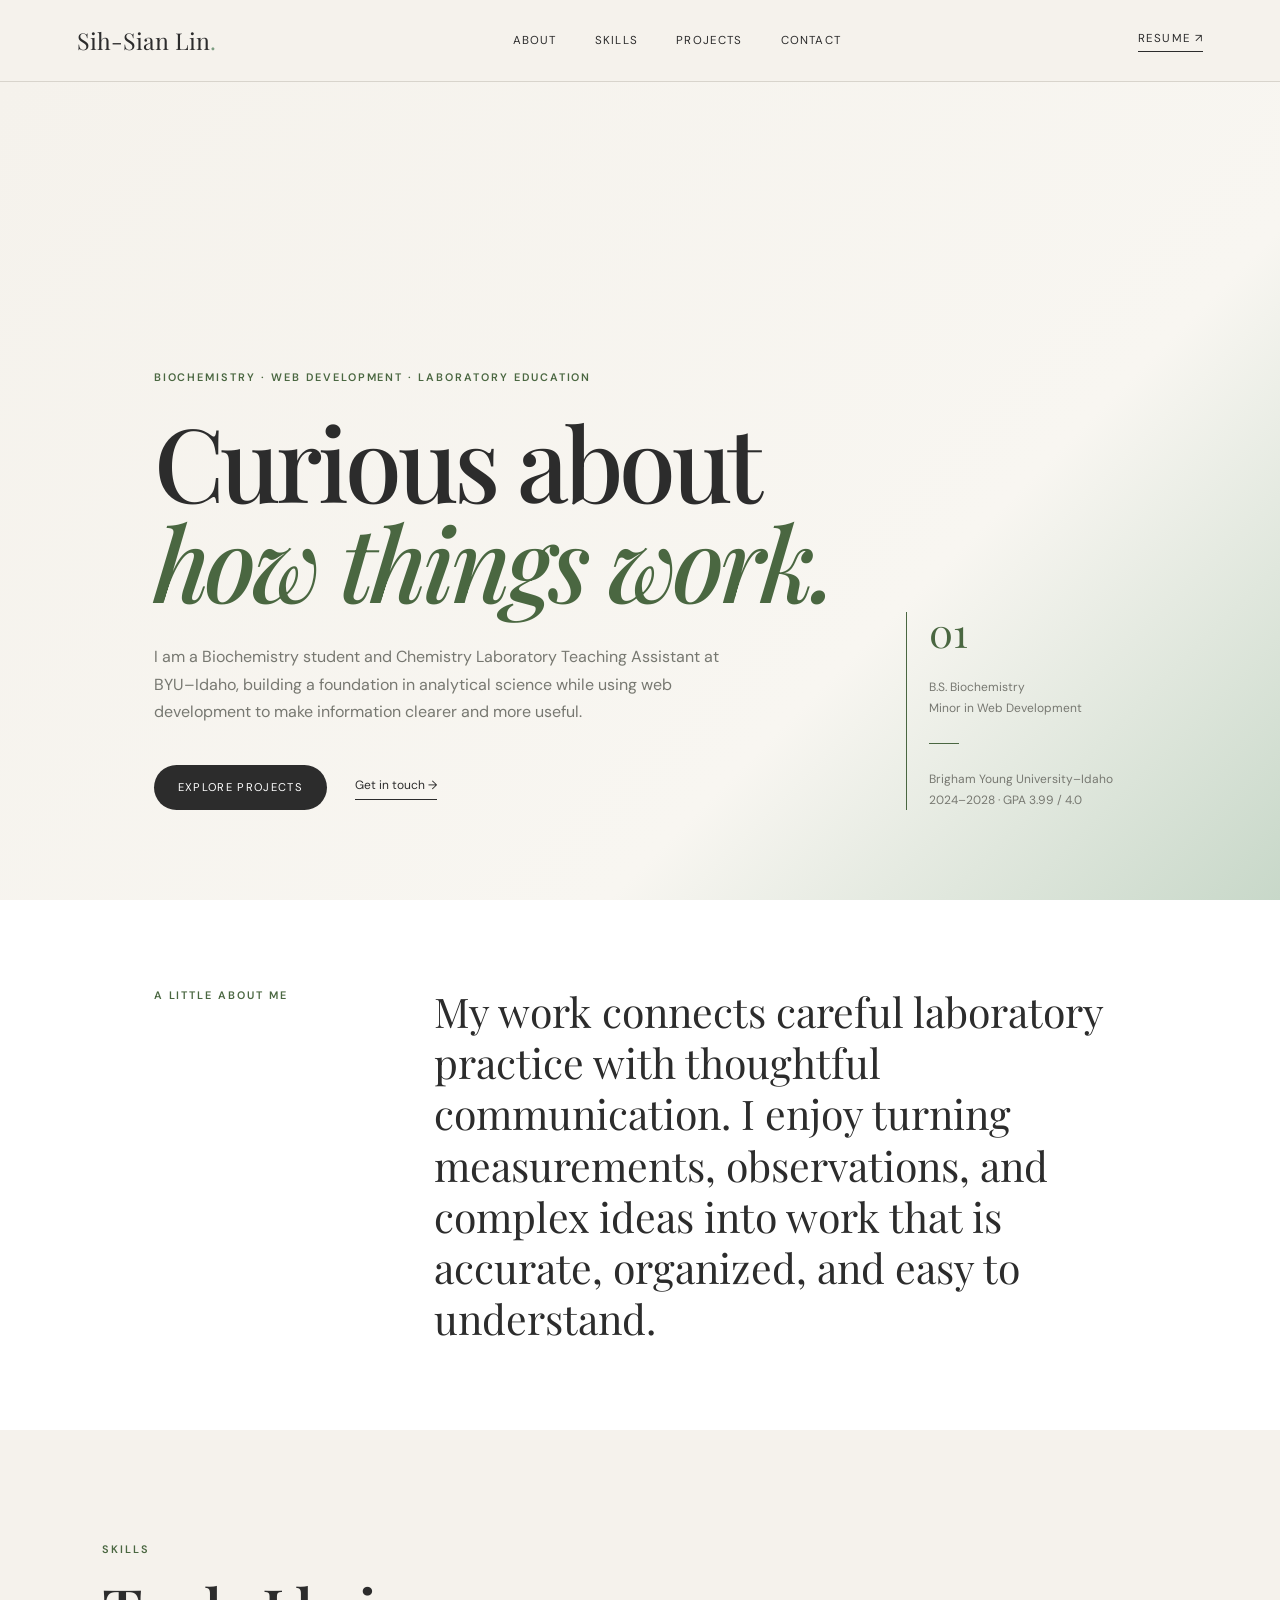
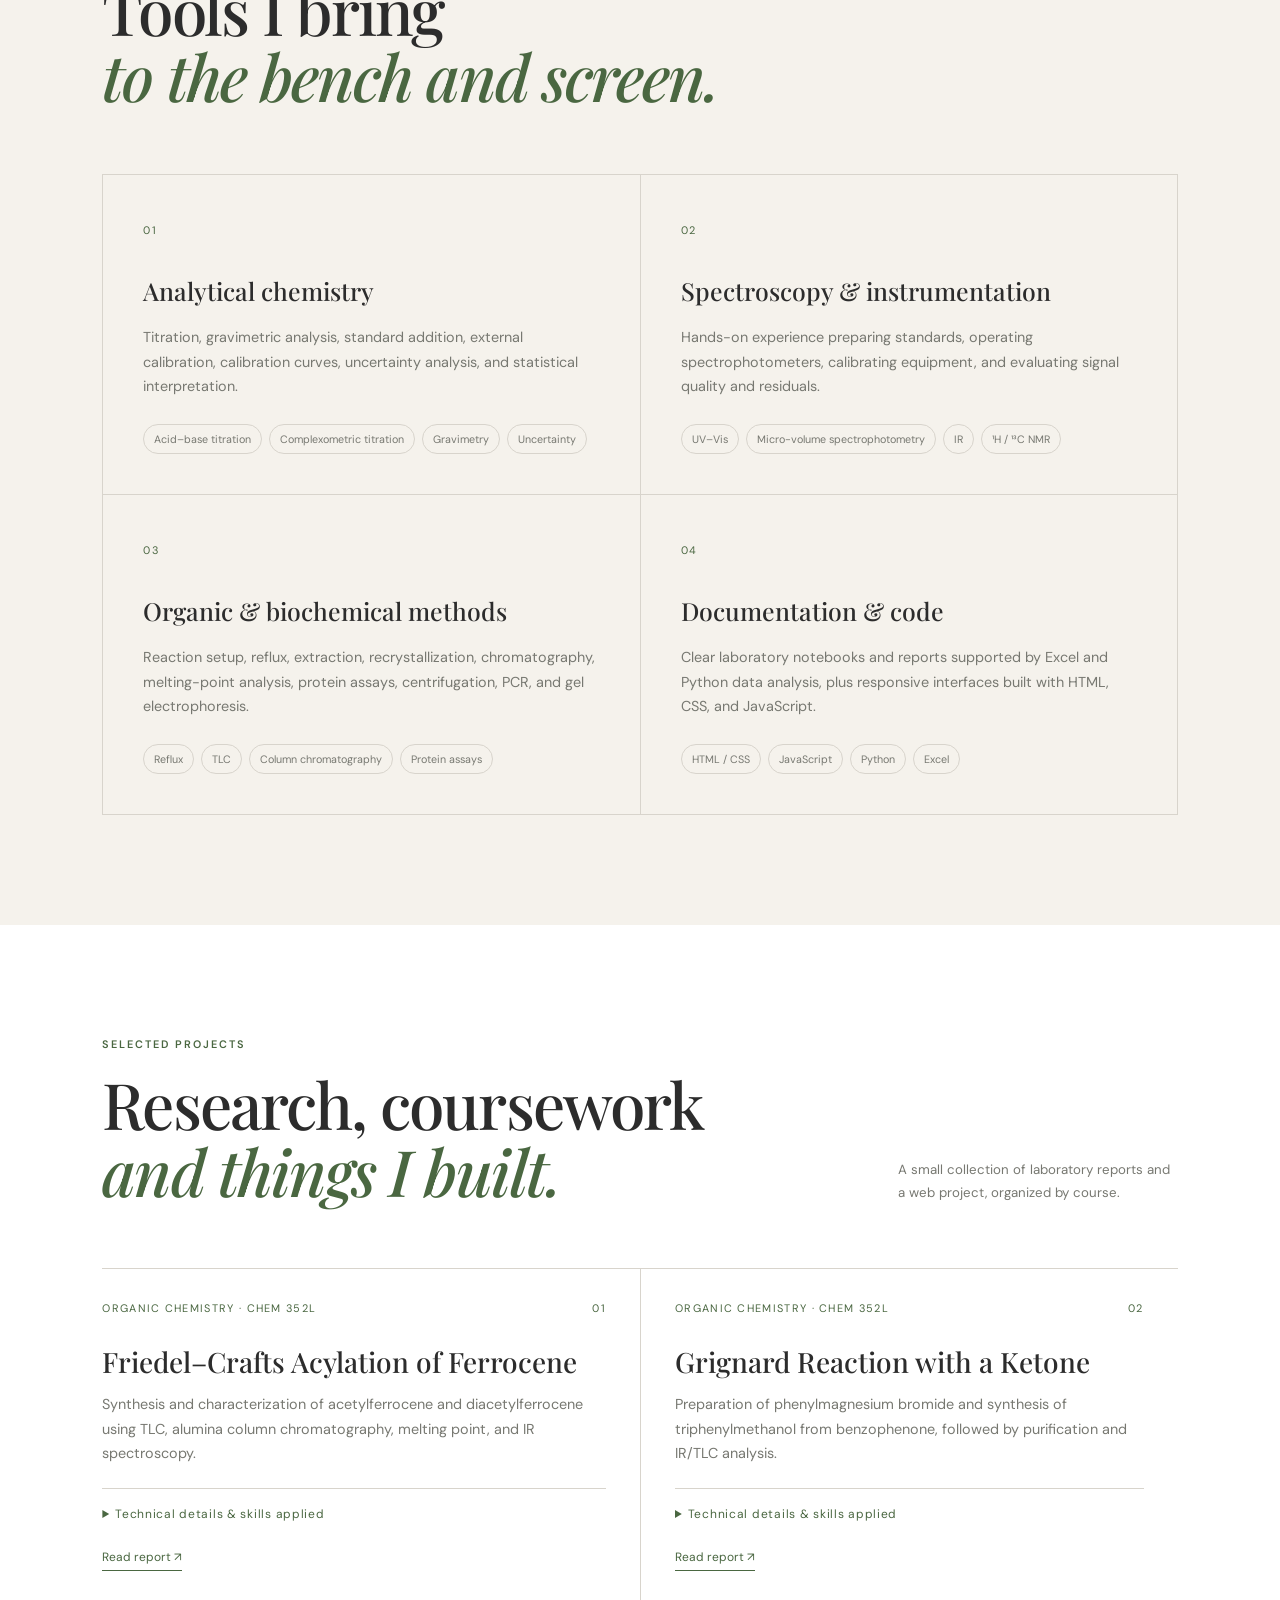
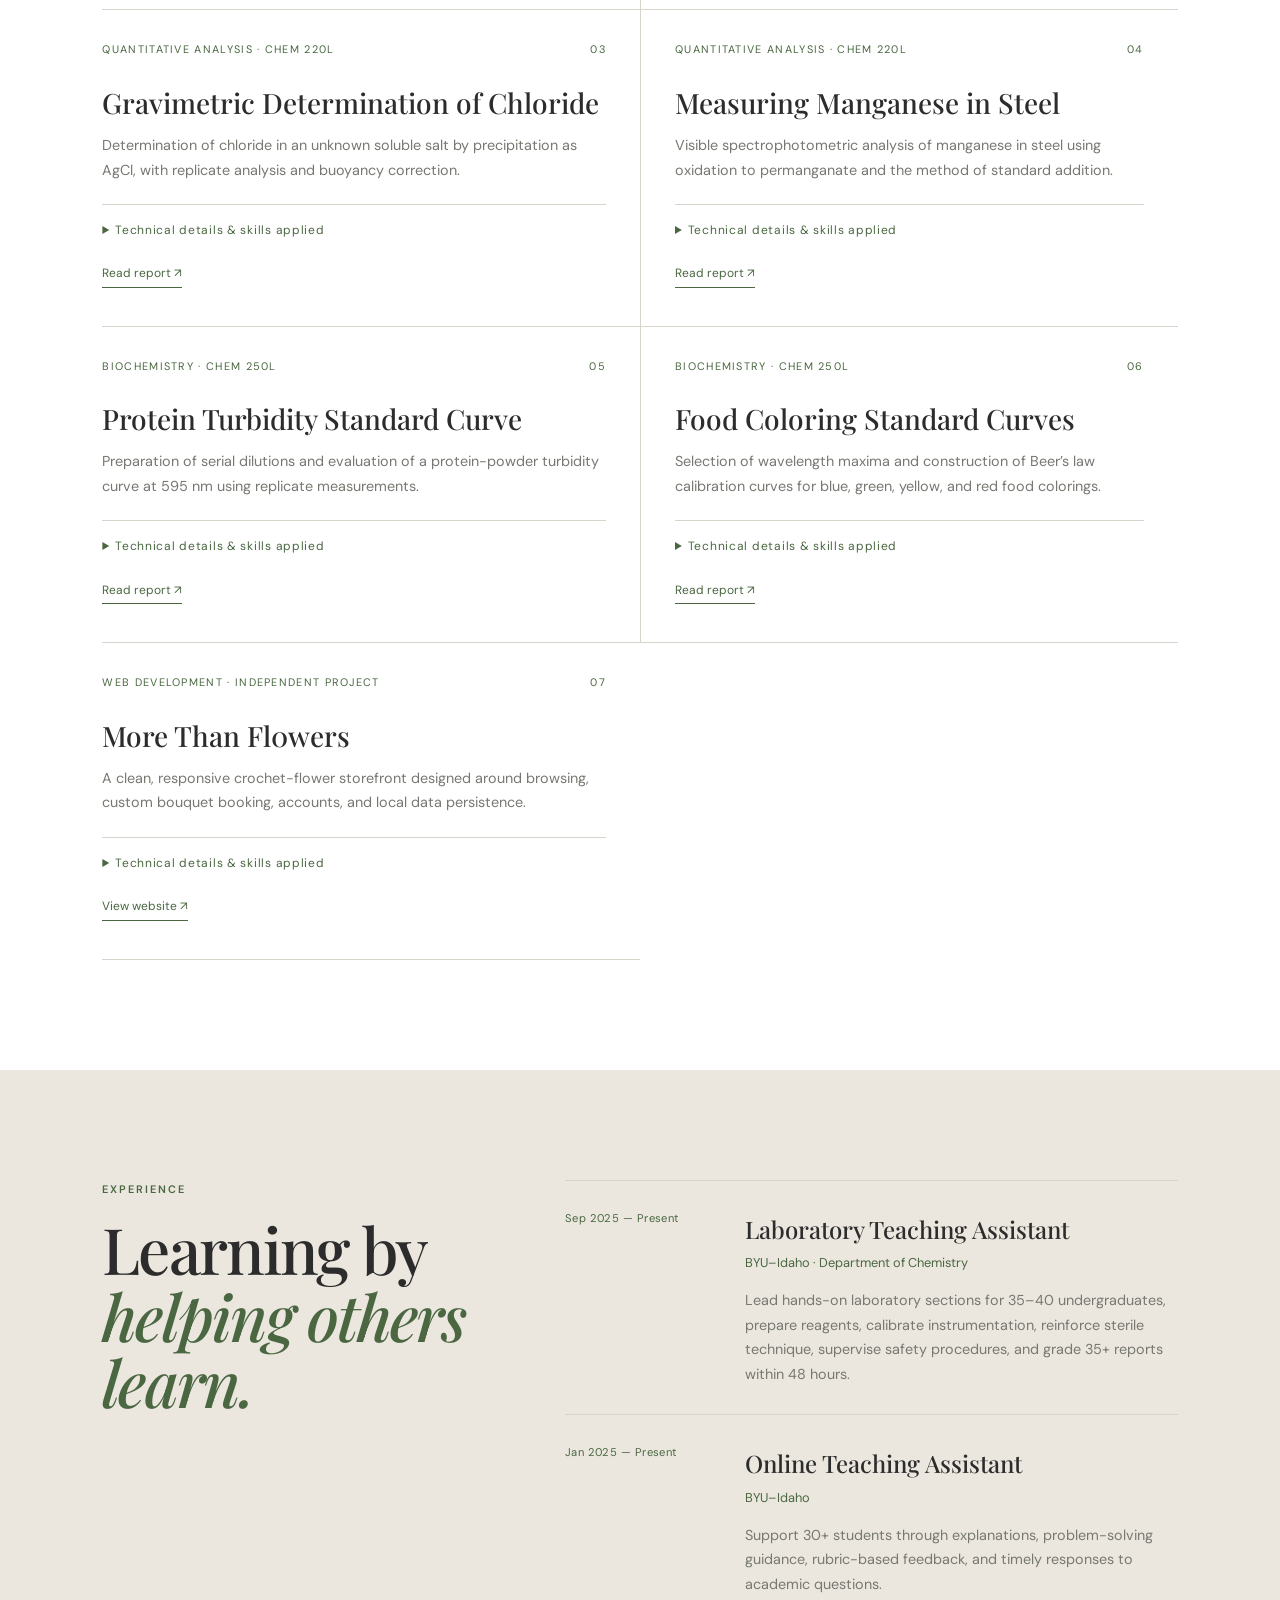
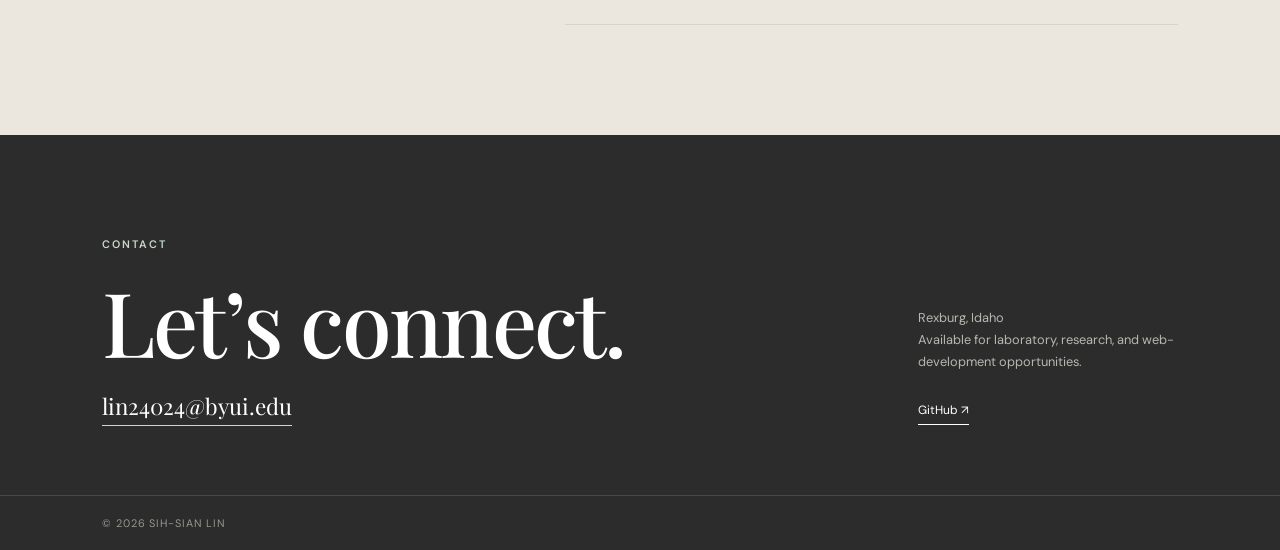
<file: portfolio.html>
<!DOCTYPE html>
<html lang="en">
<head>
  <meta charset="UTF-8" />
  <meta name="viewport" content="width=device-width, initial-scale=1.0" />
  <meta name="description" content="Sih-Sian Lin — Biochemistry student, chemistry laboratory teaching assistant, and web developer." />
  <title>Sih-Sian Lin | Biochemistry & Web Development</title>
  <link rel="preconnect" href="https://fonts.googleapis.com" />
  <link rel="preconnect" href="https://fonts.gstatic.com" crossorigin />
  <link href="https://fonts.googleapis.com/css2?family=DM+Sans:wght@400;500;600&family=Playfair+Display:ital,wght@0,500;0,600;1,500&display=swap" rel="stylesheet" />
  <link rel="stylesheet" href="css/portfolio.css" />
</head>
<body>
  <header class="site-header">
    <a class="brand" href="portfolio.html" aria-label="Sih-Sian Lin home">Sih-Sian Lin<span>.</span></a>
    <nav aria-label="Primary navigation">
      <a href="#about">About</a>
      <a href="#skills">Skills</a>
      <a href="#projects">Projects</a>
      <a href="#contact">Contact</a>
    </nav>
    <a class="resume-link" href="documents/Resume-Sihsian-Lin.pdf" target="_blank" rel="noopener">Resume ↗</a>
  </header>

  <main>
    <section class="hero" id="about">
      <div class="hero-copy">
        <p class="eyebrow">Biochemistry · Web Development · Laboratory Education</p>
        <h1>Curious about<br /><em>how things work.</em></h1>
        <p class="hero-intro">I am a Biochemistry student and Chemistry Laboratory Teaching Assistant at BYU–Idaho, building a foundation in analytical science while using web development to make information clearer and more useful.</p>
        <div class="hero-actions">
          <a class="button button-dark" href="#projects">Explore projects</a>
          <a class="text-link" href="#contact">Get in touch →</a>
        </div>
      </div>
      <div class="hero-note" aria-label="Education summary">
        <span class="note-number">01</span>
        <p>B.S. Biochemistry<br />Minor in Web Development</p>
        <span class="note-rule"></span>
        <p>Brigham Young University–Idaho<br />2024–2028 · GPA 3.99 / 4.0</p>
      </div>
    </section>

    <section class="intro-band">
      <p class="section-kicker">A little about me</p>
      <p class="intro-statement">My work connects careful laboratory practice with thoughtful communication. I enjoy turning measurements, observations, and complex ideas into work that is accurate, organized, and easy to understand.</p>
    </section>

    <section class="section skills-section" id="skills">
      <div class="section-heading">
        <p class="section-kicker">Skills</p>
        <h2>Tools I bring<br /><em>to the bench and screen.</em></h2>
      </div>
      <div class="skill-grid">
        <article class="skill-group"><span class="skill-index">01</span><h3>Analytical chemistry</h3><p>Titration, gravimetric analysis, standard addition, external calibration, calibration curves, uncertainty analysis, and statistical interpretation.</p><div class="tags"><span>Acid–base titration</span><span>Complexometric titration</span><span>Gravimetry</span><span>Uncertainty</span></div></article>
        <article class="skill-group"><span class="skill-index">02</span><h3>Spectroscopy & instrumentation</h3><p>Hands-on experience preparing standards, operating spectrophotometers, calibrating equipment, and evaluating signal quality and residuals.</p><div class="tags"><span>UV–Vis</span><span>Micro-volume spectrophotometry</span><span>IR</span><span>¹H / ¹³C NMR</span></div></article>
        <article class="skill-group"><span class="skill-index">03</span><h3>Organic & biochemical methods</h3><p>Reaction setup, reflux, extraction, recrystallization, chromatography, melting-point analysis, protein assays, centrifugation, PCR, and gel electrophoresis.</p><div class="tags"><span>Reflux</span><span>TLC</span><span>Column chromatography</span><span>Protein assays</span></div></article>
        <article class="skill-group"><span class="skill-index">04</span><h3>Documentation & code</h3><p>Clear laboratory notebooks and reports supported by Excel and Python data analysis, plus responsive interfaces built with HTML, CSS, and JavaScript.</p><div class="tags"><span>HTML / CSS</span><span>JavaScript</span><span>Python</span><span>Excel</span></div></article>
      </div>
    </section>

    <section class="section projects-section" id="projects">
      <div class="section-heading projects-heading"><div><p class="section-kicker">Selected projects</p><h2>Research, coursework<br /><em>and things I built.</em></h2></div><p class="heading-note">A small collection of laboratory reports and a web project, organized by course.</p></div>
      <div class="project-list">
        <article class="project-card"><div class="project-meta"><span>Organic Chemistry · CHEM 352L</span><span>01</span></div><h3>Friedel–Crafts Acylation of Ferrocene</h3><p>Synthesis and characterization of acetylferrocene and diacetylferrocene using TLC, alumina column chromatography, melting point, and IR spectroscopy.</p><details><summary>Technical details & skills applied</summary><p>Applied electrophilic aromatic substitution, Lewis-acid activation, reaction monitoring, liquid–solid separation, product characterization, yield evaluation, and critical analysis of inconsistent isolated masses.</p></details><a class="project-link" href="documents/Organic-Friedel-Crafts-Acylation.pdf" target="_blank" rel="noopener">Read report ↗</a></article>
        <article class="project-card"><div class="project-meta"><span>Organic Chemistry · CHEM 352L</span><span>02</span></div><h3>Grignard Reaction with a Ketone</h3><p>Preparation of phenylmagnesium bromide and synthesis of triphenylmethanol from benzophenone, followed by purification and IR/TLC analysis.</p><details><summary>Technical details & skills applied</summary><p>Applied moisture-sensitive technique, reflux in diethyl ether, nucleophilic addition to a carbonyl, acidic workup, TLC interpretation, limiting-reagent calculations, melting-point comparison, and IR peak assignment.</p></details><a class="project-link" href="documents/Organic-Grignard-Reaction.pdf" target="_blank" rel="noopener">Read report ↗</a></article>
        <article class="project-card"><div class="project-meta"><span>Quantitative Analysis · CHEM 220L</span><span>03</span></div><h3>Gravimetric Determination of Chloride</h3><p>Determination of chloride in an unknown soluble salt by precipitation as AgCl, with replicate analysis and buoyancy correction.</p><details><summary>Technical details & skills applied</summary><p>Applied precipitation equilibrium, digestion, coagulation, quantitative filtration, constant-mass drying, gravimetric factors, buoyancy corrections, precision statistics, confidence intervals, and uncertainty budgeting.</p></details><a class="project-link" href="documents/Quant-Gravimetric-Chloride.pdf" target="_blank" rel="noopener">Read report ↗</a></article>
        <article class="project-card"><div class="project-meta"><span>Quantitative Analysis · CHEM 220L</span><span>04</span></div><h3>Measuring Manganese in Steel</h3><p>Visible spectrophotometric analysis of manganese in steel using oxidation to permanganate and the method of standard addition.</p><details><summary>Technical details & skills applied</summary><p>Applied sample digestion, matrix matching, reagent blanks, masking, oxidation chemistry, standard addition, Beer–Lambert reasoning, replicate comparison, and identification of sample-handling error.</p></details><a class="project-link" href="documents/Quant-Manganese-Steel.pdf" target="_blank" rel="noopener">Read report ↗</a></article>
        <article class="project-card"><div class="project-meta"><span>Biochemistry · CHEM 250L</span><span>05</span></div><h3>Protein Turbidity Standard Curve</h3><p>Preparation of serial dilutions and evaluation of a protein-powder turbidity curve at 595 nm using replicate measurements.</p><details><summary>Technical details & skills applied</summary><p>Applied micropipetting, serial dilution, blanking, cuvette handling, spectrophotometric measurement, least-squares regression, residual analysis, detection/quantitation limit concepts, and recognition of nonlinearity.</p></details><a class="project-link" href="documents/Biochem-Protein-Turbidity.pdf" target="_blank" rel="noopener">Read report ↗</a></article>
        <article class="project-card"><div class="project-meta"><span>Biochemistry · CHEM 250L</span><span>06</span></div><h3>Food Coloring Standard Curves</h3><p>Selection of wavelength maxima and construction of Beer’s law calibration curves for blue, green, yellow, and red food colorings.</p><details><summary>Technical details & skills applied</summary><p>Applied spectral scanning, λmax selection, serial dilution, absorbance measurement, linear regression, sensitivity comparison, intercept evaluation, and method-quality assessment using R² and residual patterns.</p></details><a class="project-link" href="documents/Biochem-Food-Color-Standard-Curves.pdf" target="_blank" rel="noopener">Read report ↗</a></article>
        <article class="project-card"><div class="project-meta"><span>Web Development · Independent project</span><span>07</span></div><h3>More Than Fl0wers</h3><p>A clean, responsive crochet-flower storefront designed around browsing, custom bouquet booking, accounts, and local data persistence.</p><details><summary>Technical details & skills applied</summary><p>Applied semantic HTML, organized CSS architecture, custom properties, responsive layout, JavaScript modules, JSON-driven rendering, localStorage-backed state, accessible navigation, and reusable UI components.</p></details><a class="project-link" href="index.html">View website ↗</a></article>
      </div>
    </section>

    <section class="section experience-section"><div class="section-heading"><p class="section-kicker">Experience</p><h2>Learning by<br /><em>helping others learn.</em></h2></div><div class="experience-list"><div class="experience-item"><span>Sep 2025 — Present</span><div><h3>Laboratory Teaching Assistant</h3><p>BYU–Idaho · Department of Chemistry</p><p class="experience-detail">Lead hands-on laboratory sections for 35–40 undergraduates, prepare reagents, calibrate instrumentation, reinforce sterile technique, supervise safety procedures, and grade 35+ reports within 48 hours.</p></div></div><div class="experience-item"><span>Jan 2025 — Present</span><div><h3>Online Teaching Assistant</h3><p>BYU–Idaho</p><p class="experience-detail">Support 30+ students through explanations, problem-solving guidance, rubric-based feedback, and timely responses to academic questions.</p></div></div></div></section>
  </main>

  <footer class="site-footer" id="contact"><div><p class="section-kicker">Contact</p><h2>Let’s connect.</h2><a class="email" href="mailto:lin24024@byui.edu">lin24024@byui.edu</a></div><div class="footer-right"><p>Rexburg, Idaho<br />Available for laboratory, research, and web-development opportunities.</p><a class="text-link" href="https://github.com/elysianlin" target="_blank" rel="noopener">GitHub ↗</a></div></footer>
  <div class="copyright">© 2026 Sih-Sian Lin</div>
</body>
</html>
</file>
<file: css/portfolio.css>
:root { --cream:#f5f2ec; --cream-mid:#ebe7df; --sage:#7d9e82; --sage-light:#c8d8c9; --olive:#4a6741; --ink:#2c2c2c; --muted:#777871; --line:#d8d4cc; --white:#fff; --display:'Playfair Display', Georgia, serif; --body:'DM Sans', Arial, sans-serif; --ease:cubic-bezier(.4,0,.2,1); }
*,*::before,*::after{box-sizing:border-box;margin:0;padding:0} html{scroll-behavior:smooth} body{font-family:var(--body);color:var(--ink);background:var(--cream);line-height:1.7} a{color:inherit;text-decoration:none} .site-header{height:82px;padding:0 clamp(24px,6vw,88px);display:flex;align-items:center;justify-content:space-between;border-bottom:1px solid var(--line);background:rgba(245,242,236,.94);position:sticky;top:0;z-index:5;backdrop-filter:blur(10px)} .brand{font-family:var(--display);font-size:1.45rem}.brand span{color:var(--sage)} nav{display:flex;gap:clamp(18px,3vw,44px);font-size:.72rem;letter-spacing:.1em;text-transform:uppercase}nav a,.resume-link{transition:color .2s}nav a:hover,.resume-link:hover,.text-link:hover,.project-link:hover{color:var(--olive)}.resume-link{font-size:.72rem;letter-spacing:.1em;text-transform:uppercase;border-bottom:1px solid var(--ink);padding-bottom:3px}
.hero{min-height:calc(100vh - 82px);padding:clamp(80px,13vh,150px) clamp(24px,12vw,180px) 90px;display:grid;grid-template-columns:minmax(0,1fr) 220px;align-items:end;gap:60px;background:linear-gradient(135deg,var(--cream) 0%,#f8f6f1 68%,var(--sage-light) 100%)}.eyebrow,.section-kicker{font-size:.68rem;letter-spacing:.18em;text-transform:uppercase;color:var(--olive);font-weight:600}.hero h1{font-family:var(--display);font-weight:500;font-size:clamp(3.5rem,8vw,8.5rem);line-height:.98;letter-spacing:-.04em;margin:24px 0 32px;max-width:900px}.hero h1 em,h2 em{font-weight:500;color:var(--olive)}.hero-intro{max-width:570px;color:var(--muted);font-size:1rem}.hero-actions{display:flex;align-items:center;gap:28px;margin-top:40px}.button{display:inline-block;padding:13px 24px;border-radius:999px;font-size:.7rem;letter-spacing:.12em;text-transform:uppercase}.button-dark{background:var(--ink);color:var(--white);transition:background .2s}.button-dark:hover{background:var(--olive)}.text-link{font-size:.75rem;border-bottom:1px solid currentColor;padding-bottom:3px}.hero-note{border-left:1px solid var(--olive);padding-left:22px;font-size:.75rem;color:var(--muted)}.note-number{display:block;font-family:var(--display);font-size:2.5rem;color:var(--olive);line-height:1;margin-bottom:25px}.note-rule{display:block;width:30px;border-top:1px solid var(--olive);margin:25px 0}
.intro-band{padding:86px clamp(24px,12vw,180px);display:grid;grid-template-columns:220px minmax(0,680px);gap:60px;background:var(--white)}.intro-statement{font-family:var(--display);font-size:clamp(1.7rem,3.2vw,3rem);line-height:1.25}
.section{padding:110px clamp(24px,8vw,120px)}.section-heading{margin-bottom:64px}.section-heading h2,.site-footer h2{font-family:var(--display);font-weight:500;font-size:clamp(2.5rem,5vw,5rem);line-height:1.04;margin-top:18px;letter-spacing:-.03em}.skill-grid{display:grid;grid-template-columns:repeat(2,1fr);gap:1px;background:var(--line);border:1px solid var(--line)}.skill-group{background:var(--cream);padding:40px;min-height:280px}.skill-index,.project-meta{font-size:.68rem;letter-spacing:.12em;color:var(--olive)}.skill-group h3{font-family:var(--display);font-size:1.55rem;font-weight:500;margin:28px 0 13px}.skill-group p,.project-card>p,.experience-detail{color:var(--muted);font-size:.9rem}.tags{display:flex;flex-wrap:wrap;gap:7px;margin-top:25px}.tags span{border:1px solid var(--line);border-radius:999px;padding:5px 10px;font-size:.67rem;color:var(--muted)}
.projects-section{background:var(--white)}.projects-heading{display:flex;justify-content:space-between;align-items:end;gap:40px}.heading-note{max-width:280px;color:var(--muted);font-size:.83rem}.project-list{display:grid;grid-template-columns:repeat(2,1fr);border-top:1px solid var(--line)}.project-card{padding:30px 34px 38px 0;border-bottom:1px solid var(--line)}.project-card:nth-child(even){padding-left:34px;border-left:1px solid var(--line)}.project-meta{display:flex;justify-content:space-between;margin-bottom:28px;text-transform:uppercase}.project-card h3{font-family:var(--display);font-size:1.75rem;font-weight:500;line-height:1.15;margin-bottom:14px}.project-card details{margin-top:22px;border-top:1px solid var(--line);padding-top:15px}.project-card summary{cursor:pointer;color:var(--olive);font-size:.75rem;letter-spacing:.06em}.project-card details p{color:var(--muted);font-size:.85rem;margin-top:13px}.project-link{display:inline-block;margin-top:23px;color:var(--olive);font-size:.75rem;border-bottom:1px solid currentColor;padding-bottom:3px}
.experience-section{display:grid;grid-template-columns:35% 1fr;gap:8%;background:var(--cream-mid)}.experience-list{border-top:1px solid var(--line)}.experience-item{display:grid;grid-template-columns:150px 1fr;gap:30px;padding:28px 0;border-bottom:1px solid var(--line)}.experience-item>span{font-size:.7rem;color:var(--olive);letter-spacing:.04em}.experience-item h3{font-family:var(--display);font-size:1.5rem;font-weight:500}.experience-item div>p:not(.experience-detail){font-size:.8rem;margin:3px 0 14px;color:var(--olive)}
.site-footer{padding:100px clamp(24px,8vw,120px) 70px;background:var(--ink);color:var(--white);display:flex;justify-content:space-between;gap:40px}.site-footer .section-kicker{color:var(--sage-light)}.site-footer h2{font-size:clamp(3rem,7vw,7rem);margin:20px 0}.email{font-family:var(--display);font-size:1.4rem;border-bottom:1px solid var(--sage-light);padding-bottom:4px}.footer-right{align-self:end;max-width:260px;color:#b8b8b0;font-size:.8rem}.footer-right .text-link{display:inline-block;color:var(--white);margin-top:28px}.copyright{background:var(--ink);color:#97978f;border-top:1px solid #484942;padding:18px clamp(24px,8vw,120px);font-size:.68rem;letter-spacing:.08em;text-transform:uppercase}
@media (max-width:760px){.site-header{height:auto;min-height:72px;flex-wrap:wrap;gap:15px;padding-block:18px}nav{order:3;width:100%;justify-content:space-between}.hero{grid-template-columns:1fr;min-height:auto;padding-top:90px}.hero-note{margin-top:30px}.intro-band,.experience-section{grid-template-columns:1fr;gap:25px}.skill-grid,.project-list{grid-template-columns:1fr}.project-card,.project-card:nth-child(even){padding:30px 0;border-left:0}.projects-heading,.site-footer{display:block}.heading-note{margin-top:24px}.footer-right{margin-top:60px}.experience-item{grid-template-columns:1fr;gap:8px}}
@media (prefers-reduced-motion:reduce){html{scroll-behavior:auto}*{transition:none!important}}
</file>
